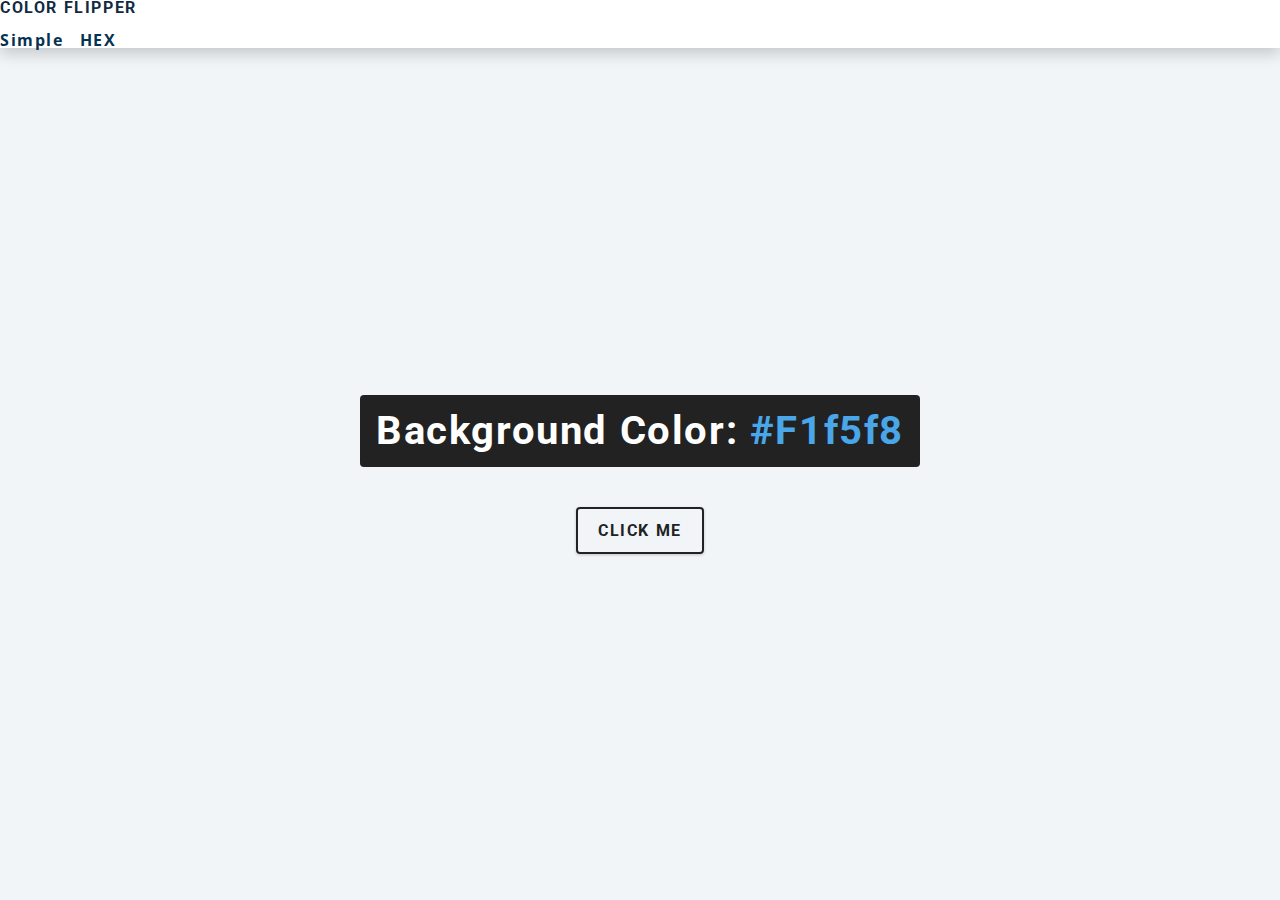
<file: 01-color-flipper/index.html>
<!DOCTYPE html>
<html lang="en">
<head>
    <meta charset="UTF-8">
    <meta name="viewport" content="width=device-width, initial-scale=1.0">
    <title>COLOR FLIPPER</title>

    <link rel="stylesheet" href="style.css">
</head>
<body>
    <nav>
        <div class="nav-cen">
            <h4>COLOR FLIPPER</h4>
            <ul class="nav-links">
                <li>
                    <a href="index.html">simple</a>
                </li>
                <li>
                    <a href="hex.html">HEX</a>
                </li>
            </ul>
        </div>
    </nav>
    <main>
        <div class="container">
            <h2>background color: <span class="color">
                #f1f5f8
            </span></h2>
            <button class="btn btn-hero" id="btn">click me</button>
        </div>
    </main>
    <!--javascript-->
    <script src="app.js"></script>
</body>
</html>
</file>
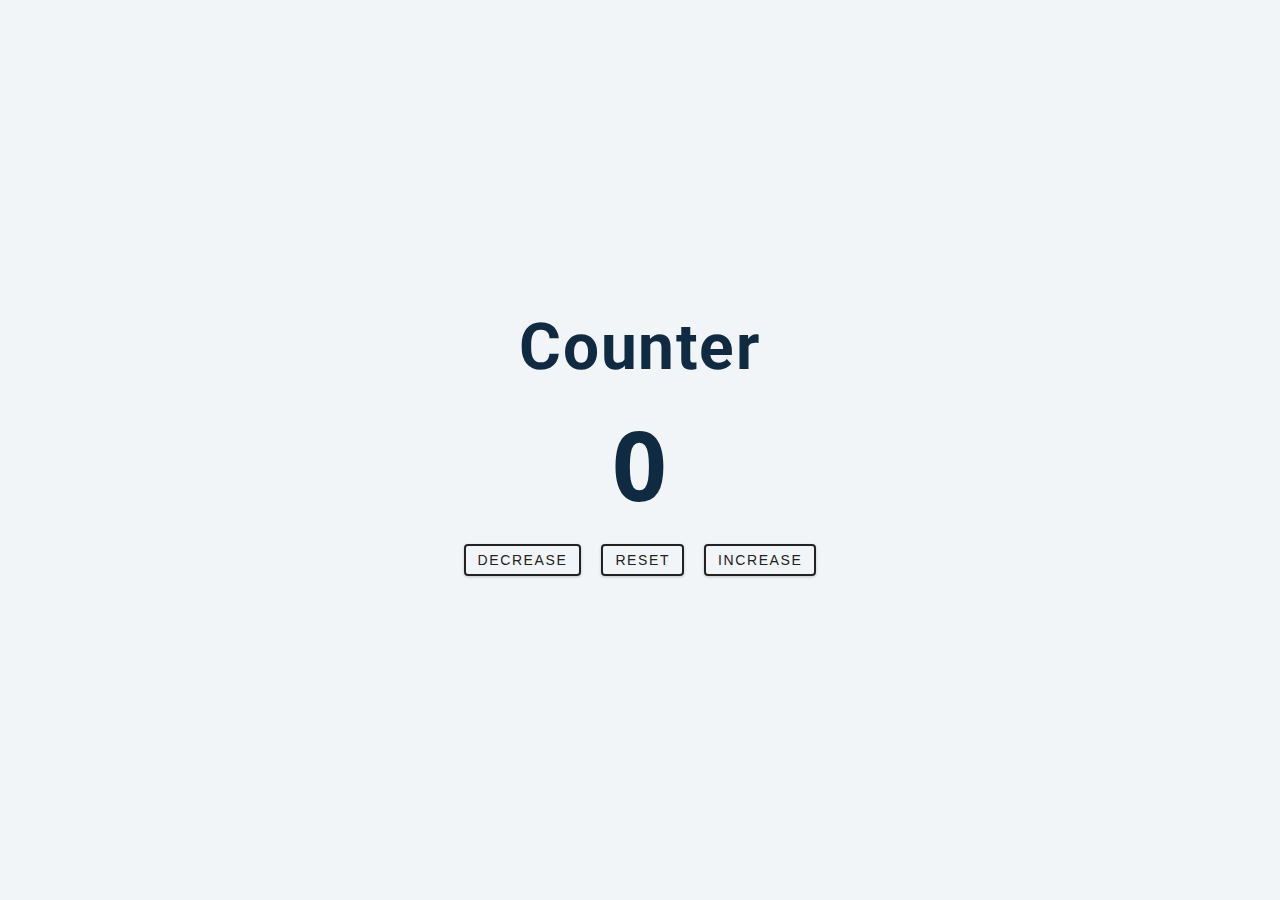
<file: 02-counter/index.html>
<!DOCTYPE html>
<html lang="en">
<head>
    <meta charset="UTF-8">
    <meta name="viewport" content="width=device-width, initial-scale=1.0">
    <title>Counter</title>
    <!--styles-->
    <link rel="stylesheet" href="style.css">
</head>
<body>
    <main>
        <div class="container">
            <h1>
                counter
            </h1>
            <span id="value">0</span>
            <div class="button-container">
                <button class="btn decrease">decrease</button>
                <button class="btn reset">reset</button>
                <button class="btn increase">increase</button>
            </div>
        </div>
    </main>
    <!--js-->
    <script src="app.js"></script>
</body>
</html>
</file>
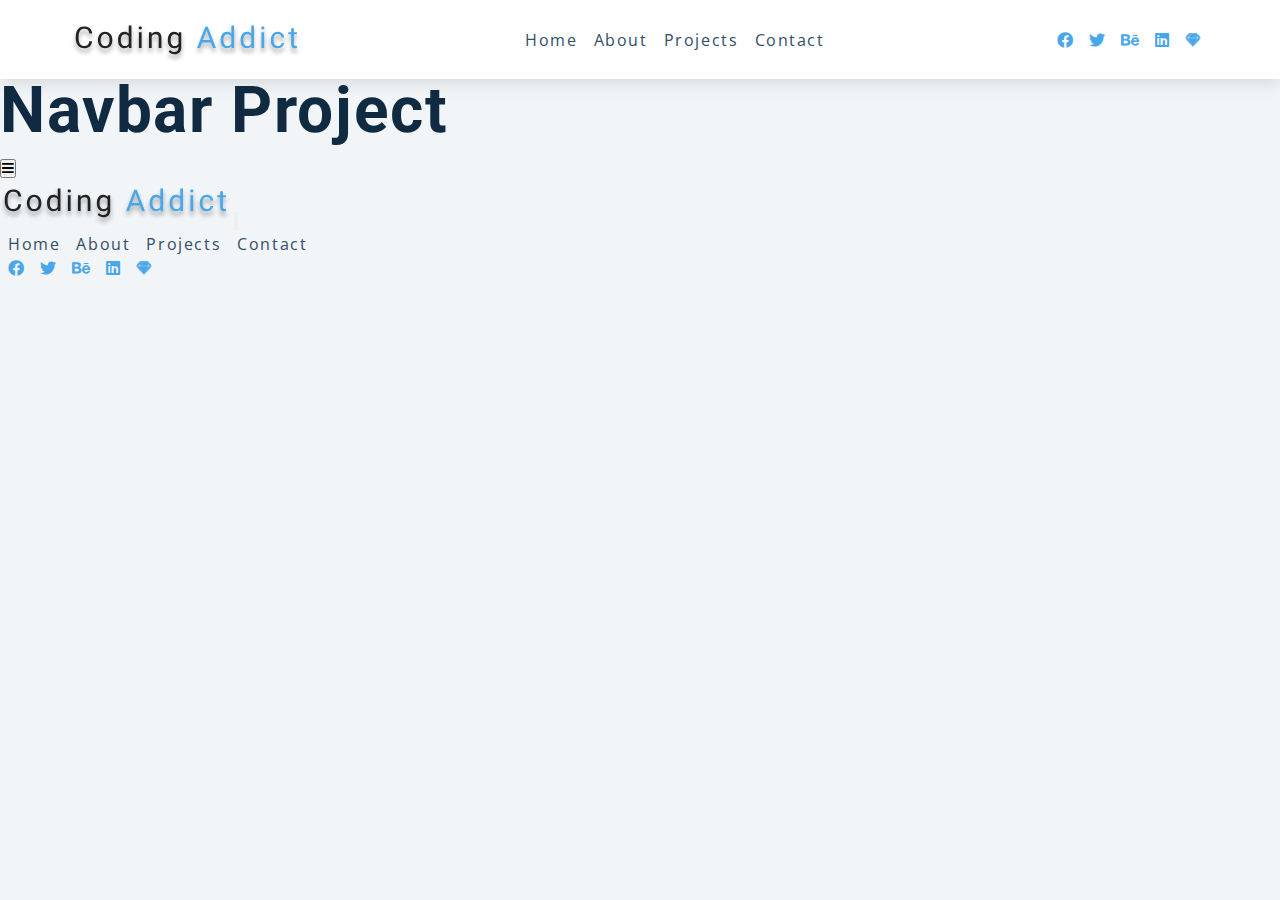
<file: 04-navbar/index.html>
<!DOCTYPE html>
<html lang="en">
<head>
    <meta charset="UTF-8">
    <meta name="viewport" content="width=device-width, initial-scale=1.0">
    <title>Navbar</title>
    <!--font awesome-->
    <link rel="stylesheet" 
    href="https://cdnjs.cloudflare.com/ajax/libs/font-awesome/5.14.0/css/all.min.css">

    <!-- styles-->
     <link rel="stylesheet" href="styles.css">
</head>
<body>
    <nav>
        <div class="nav-center">
            <div class="nav-header">
                <img src="./logo.svg" alt="logo">
                <button class="nav-toggle">
                    <i class="fas fa-bars"></i>
                </button>
            </div>
            <!-- links -->
      <ul class="links">
        <li>
          <a href="index.html">home</a>
        </li>
        <li>
          <a href="about.html">about</a>
        </li>
        <li>
          <a href="projects.html">projects</a>
        </li>
        <li>
          <a href="contact.html">contact</a>
        </li>
      </ul>
      <!-- social media -->
      <ul class="social-icons">
        <li>
          <a href="https://www.twitter.com">
            <i class="fab fa-facebook"></i>
          </a>
        </li>
        <li>
          <a href="https://www.twitter.com">
            <i class="fab fa-twitter"></i>
          </a>
        </li>
        <li>
          <a href="https://www.twitter.com">
            <i class="fab fa-behance"></i>
          </a>
        </li>
        <li>
          <a href="https://www.twitter.com">
            <i class="fab fa-linkedin"></i>
          </a>
        </li>
        <li>
          <a href="https://www.twitter.com">
            <i class="fab fa-sketch"></i>
          </a>
        </li>
      </ul>
        </div>
    </nav>
    <h1>navbar project</h1>
    <button class="sidebar-toggle">
        <i class="fas fa-bars"></i>
    </button>
    <aside class="sidebar">
        <div class="sidebar-header">
            <img src="./logo.svg" alt="">
            <button class="close-btn">
                <i class="fas fat-times"></i>
            </button>
        </div>
        <!-- links -->
      <ul class="links">
        <li>
          <a href="index.html">home</a>
        </li>
        <li>
          <a href="about.html">about</a>
        </li>
        <li>
          <a href="projects.html">projects</a>
        </li>
        <li>
          <a href="contact.html">contact</a>
        </li>
      </ul>
      <!-- social media -->
      <ul class="social-icons">
        <li>
          <a href="https://www.twitter.com">
            <i class="fab fa-facebook"></i>
          </a>
        </li>
        <li>
          <a href="https://www.twitter.com">
            <i class="fab fa-twitter"></i>
          </a>
        </li>
        <li>
          <a href="https://www.twitter.com">
            <i class="fab fa-behance"></i>
          </a>
        </li>
        <li>
          <a href="https://www.twitter.com">
            <i class="fab fa-linkedin"></i>
          </a>
        </li>
        <li>
          <a href="https://www.twitter.com">
            <i class="fab fa-sketch"></i>
          </a>
        </li>
      </ul>
    </aside>
    <!-- js-->
     <script src="app.js"></script>
</body>
</html>
</file>
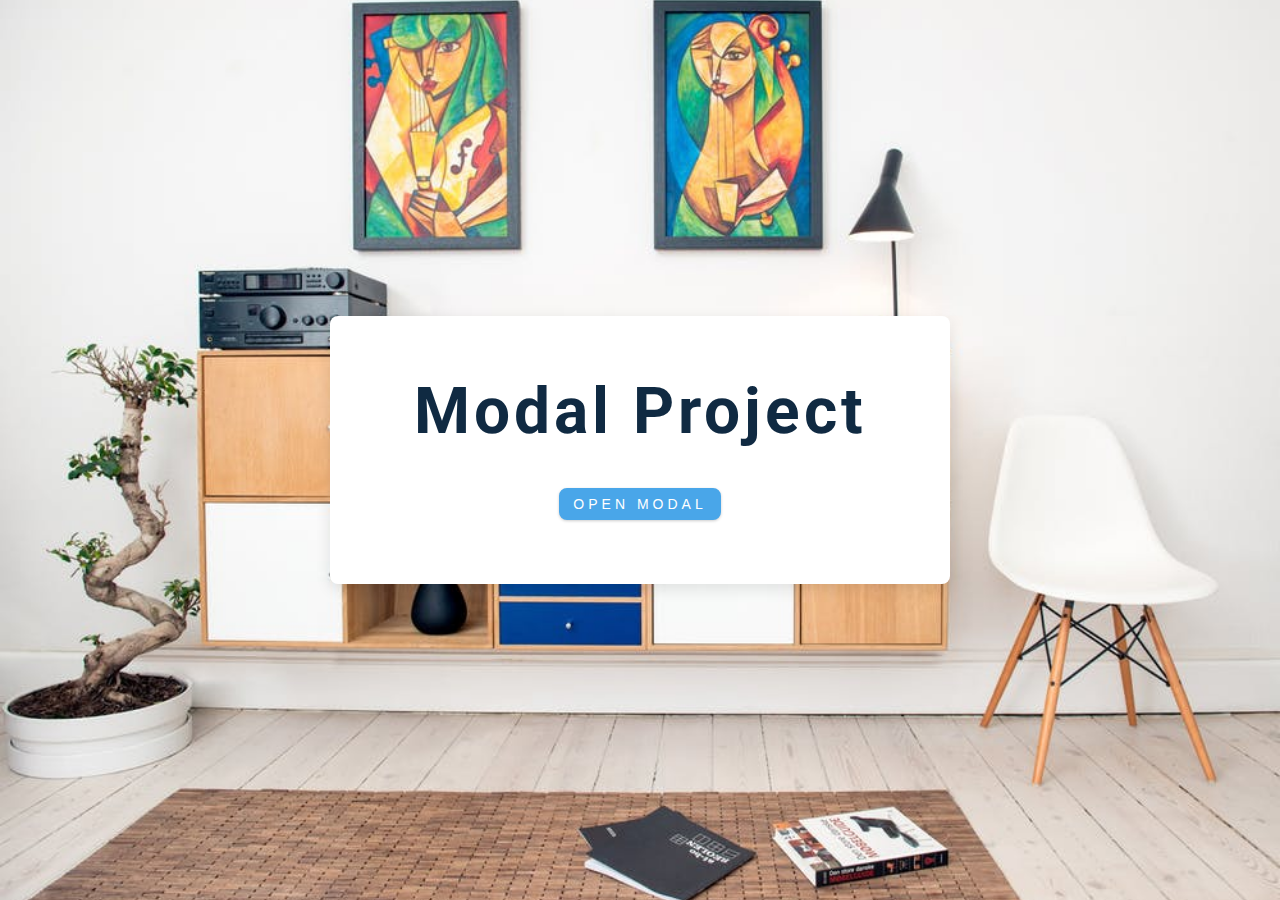
<file: 06-modal/index.html>
<!DOCTYPE html>
<html lang="en">
<head>
    <meta charset="UTF-8">
    <meta name="viewport" content="width=device-width, initial-scale=1.0">
    <title>Modal</title>
     <link
      rel="stylesheet"
      href="https://cdnjs.cloudflare.com/ajax/libs/font-awesome/5.14.0/css/all.min.css"
    />
    <link rel="stylesheet" href="styles.css">
</head>
<body>
    <header class="hero">
        <div class="banner">
            <h1>modal project</h1>
            <button class="btn modal-btn">
                open modal
            </button>
        </div>
    </header>
    <div class="modal-overlay">
        <div class="modal-container">
            <h3>modal content</h3>
            <button class="close-btn">
                <i class="fas fa-times"></i> 
            </button>
        </div>
    </div>
    <!--js-->
    <script src="app.js"></script>
</body>
</html>
</file>
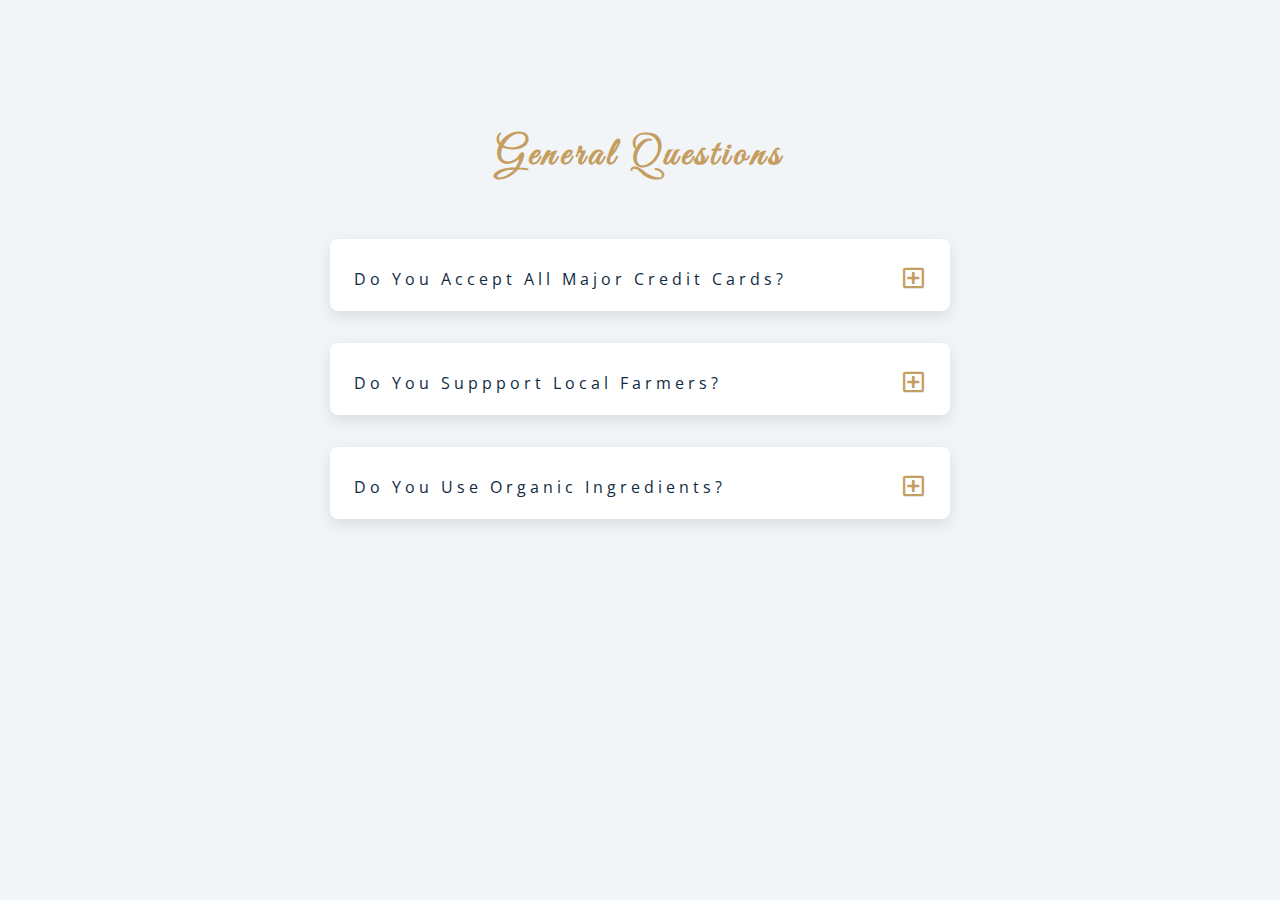
<file: 07-questions/index.html>
<!DOCTYPE html>
<html lang="en">
  <head>
    <meta charset="UTF-8" />
    <meta name="viewport" content="width=device-width, initial-scale=1.0" />
    <title>Q & A</title>
    <!-- font-awesome -->
    <link rel="stylesheet" href="https://cdnjs.cloudflare.com/ajax/libs/font-awesome/5.14.0/css/all.min.css" />
    <!-- extra fonts -->
    <link
      href="https://fonts.googleapis.com/css?family=Great+Vibes&display=swap"
      rel="stylesheet"
    />
    <!-- styles -->
    <link rel="stylesheet" href="styles.css" />
  </head>
  <body>
      <section class="questions">
        <!-- title -->
        <div class="title">
          <h2>general questions</h2>
        </div>
        <!-- questions -->
        <div class="section-center">
          <!-- single question -->
          <article class="question">
            <!-- question title -->
            <div class="question-title">
              <p>do you accept all major credit cards?</p>
              <button type="button" class="question-btn">
                <span class="plus-icon">
                  <i class="far fa-plus-square"></i>
                </span>
                <span class="minus-icon">
                  <i class="far fa-minus-square"></i>
                </span>
              </button>
            </div>
            <!-- question text -->
            <div class="question-text">
              <p>
                Lorem ipsum dolor sit amet, consectetur adipisicing elit. Est
                dolore illo dolores quia nemo doloribus quaerat, magni numquam
                repellat reprehenderit.
              </p>
            </div>
          </article>
          
          <!-- end of single question -->

          <!-- single question -->
          <article class="question">
            <!-- question title -->
            <div class="question-title">
              <p>do you suppport local farmers?</p>
              <button type="button" class="question-btn">
                <span class="plus-icon">
                  <i class="far fa-plus-square"></i>
                </span>
                <span class="minus-icon">
                  <i class="far fa-minus-square"></i>
                </span>
              </button>
            </div>
            <!-- question text -->
            <div class="question-text">
              <p>
                Lorem ipsum dolor sit amet, consectetur adipisicing elit. Est
                dolore illo dolores quia nemo doloribus quaerat, magni numquam
                repellat reprehenderit.
              </p>
            </div>
          </article>
          <!-- end of single question -->
           
          <!-- single question -->
          <article class="question">
            <!-- question title -->
            <div class="question-title">
              <p>do you use organic ingredients?</p>
              <!-- button -->
              <button type="button" class="question-btn">
                <span class="plus-icon">
                  <i class="far fa-plus-square"></i>
                </span>
                <span class="minus-icon">
                  <i class="far fa-minus-square"></i>
                </span>
              </button>
            </div>
            <!-- question text -->
            <div class="question-text">
              <p>
                Lorem ipsum dolor sit amet, consectetur adipisicing elit. Est
                dolore illo dolores quia nemo doloribus quaerat, magni numquam
                repellat reprehenderit.
              </p>
            </div>
          </article>
          <!-- end of single question -->
      </section>
    </main>
    <!-- javascript -->
    <script src="app.js"></script>
  </body>
</html>
</file>
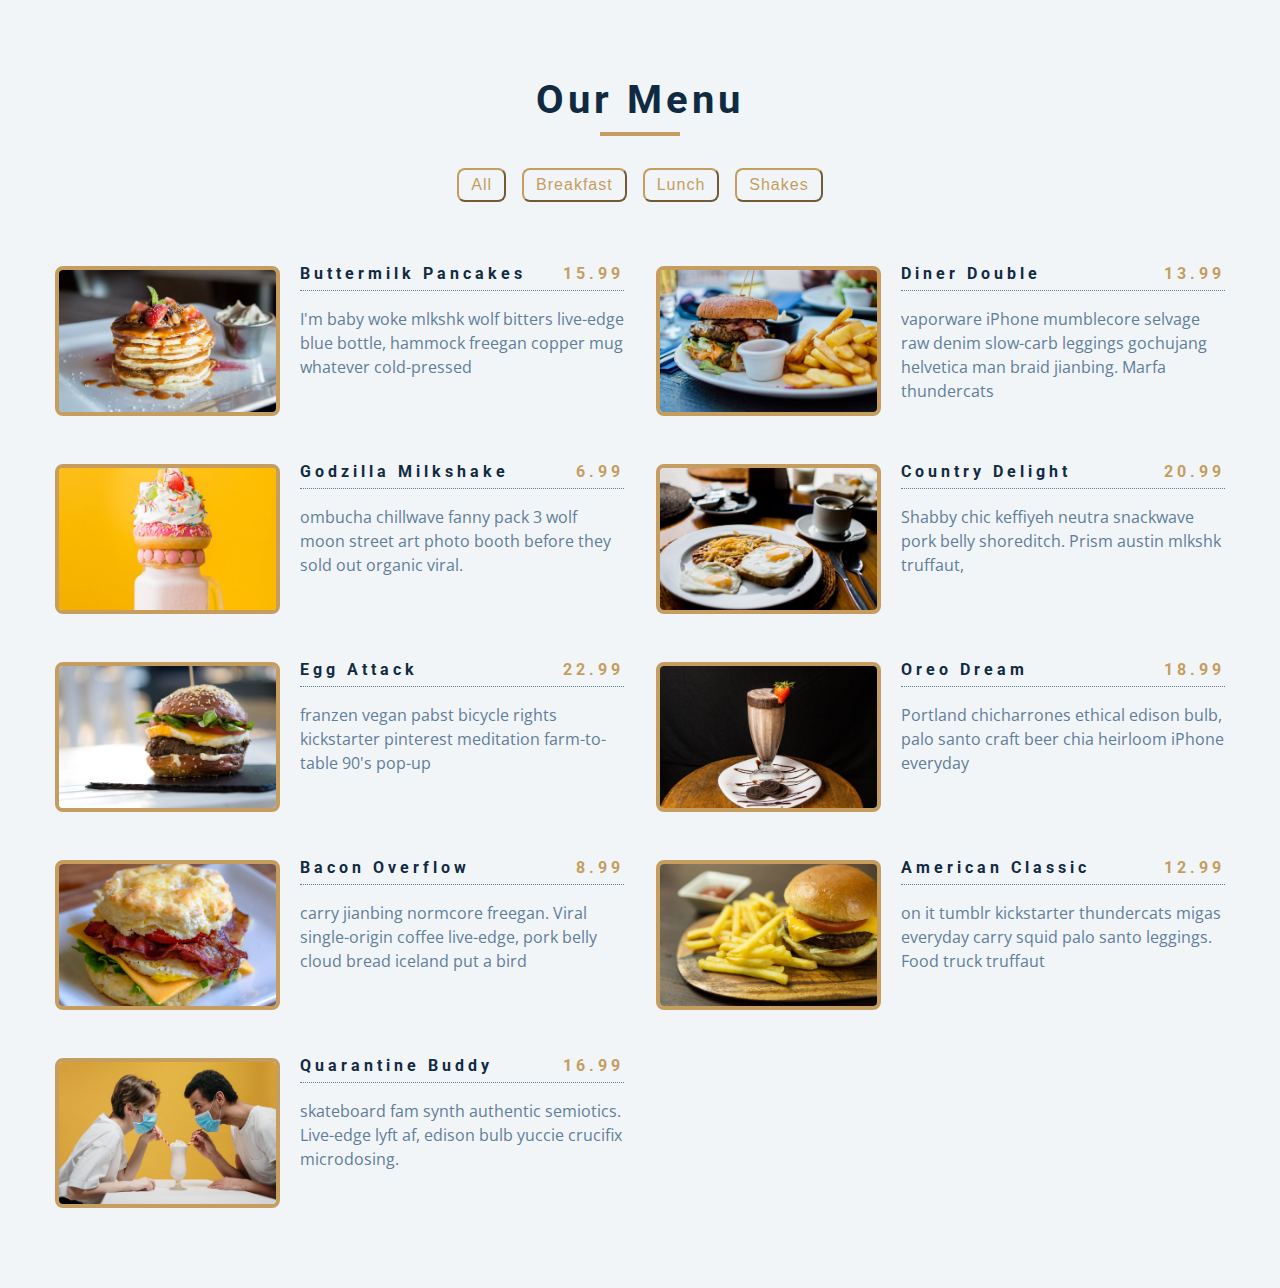
<file: 08-menu/index.html>
<!DOCTYPE html>
<html lang="en">
  <head>
    <meta charset="UTF-8" />
    <meta name="viewport" content="width=device-width, initial-scale=1.0" />
    <title>Menu</title>
    <!-- font-awesome -->
    <link
      rel="stylesheet"
      href="https://cdnjs.cloudflare.com/ajax/libs/font-awesome/5.14.0/css/all.min.css"
    />
    <!-- styles -->
    <link rel="stylesheet" href="styles.css" />
  </head>
  <body>
    <section class="menu">
      <div class="title">
        <h2>our menu</h2>
        <div class="underline"></div>
      </div>
      <!-- filter buttons -->
       <div class="btn-container">
        <!-- 4 btns -->
         <button class="filter-btn" type="button">all</button>
         <button class="filter-btn" type="button">breakfast</button>
         <button class="filter-btn" type="button">lunch</button>
         <button class="filter-btn" type="button">shakes</button>
       </div>
       <!--menu items-->
       <div class="section-center">
        <!-- single item -->
          <article class="menu-item">
            <img src="menu-item.jpeg" alt="menu item" class="photo">
            <div class="item-info">
              <header>
                <h4>buttermilk pancake</h4>
              <h4 class="price">$15</h4>
              </header>
              <p class="item-text">Lorem ipsum dolor sit amet consectetur adipisicing elit. 
                Velit temporibus quae cum porro voluptatibus quisquam laboriosam ipsum quia deleniti in.</p>
            </div>
          </article>
         <!-- end of single item -->
           <!-- single item -->
          <article class="menu-item">
            <img src="menu-item.jpeg" alt="menu item" class="photo">
            <div class="item-info">
              <header>
                <h4>buttermilk pancake</h4>
              <h4 class="price">$15</h4>
              </header>
              <p class="item-text">Lorem ipsum dolor sit amet consectetur adipisicing elit. 
                Velit temporibus quae cum porro voluptatibus quisquam laboriosam ipsum quia deleniti in.</p>
            </div>
          </article>
         <!-- end of single item -->
           <!-- single item -->
          <article class="menu-item">
            <img src="menu-item.jpeg" alt="menu item" class="photo">
            <div class="item-info">
              <header>
                <h4>buttermilk pancake</h4>
              <h4 class="price">$15</h4>
              </header>
              <p class="item-text">Lorem ipsum dolor sit amet consectetur adipisicing elit. 
                Velit temporibus quae cum porro voluptatibus quisquam laboriosam ipsum quia deleniti in.</p>
            </div>
          </article>
         end of single item

       </div>
    </section>
    <!-- javascript -->
    <script src="app.js"></script>
  </body>
</html>
</file>
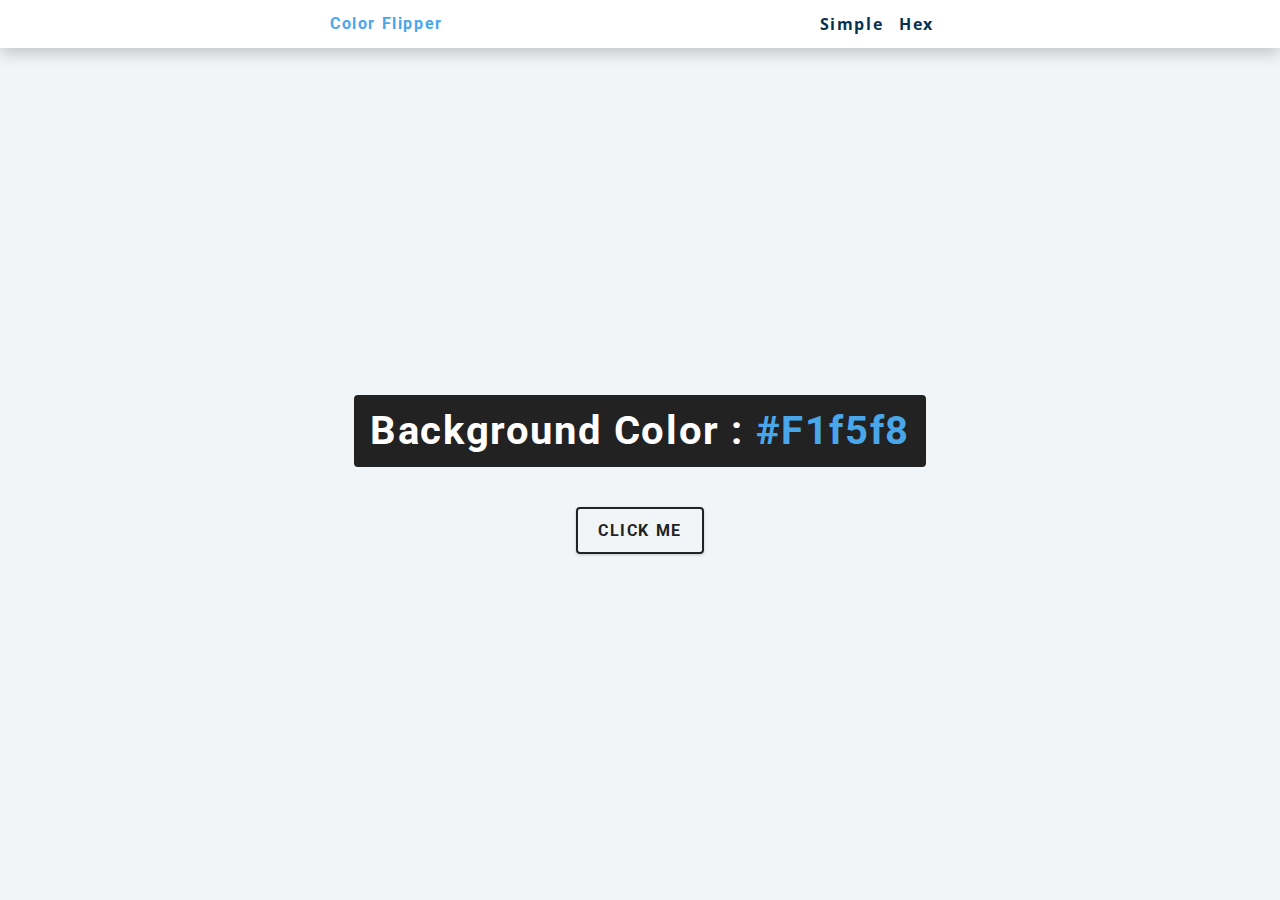
<file: 01-color-flipper/hex.html>
<!DOCTYPE html>
<html lang="en">
  <head>
    <meta charset="UTF-8" />
    <meta name="viewport" content="width=device-width, initial-scale=1.0" />
    <title>Color Flipper || Hex</title>

    <!-- styles -->
    <link rel="stylesheet" href="style.css" />
  </head>

  <body>
    <nav>
      <div class="nav-center">
        <h4>color flipper</h4>
        <ul class="nav-links">
          <li><a href="index.html">simple</a></li>
          <li><a href="hex.html">hex</a></li>
        </ul>
      </div>
    </nav>
    <main>
      <div class="container">
        <h2>background color : <span class="color">#f1f5f8</span></h2>
        <button class="btn btn-hero" id="btn">click me</button>
      </div>
    </main>
    <!-- javascript -->
    <script src="hex.js"></script>
  </body>
</html>
</file>
<file: 01-color-flipper/style.css>
/*
=============== 
Fonts
===============
*/
@import url("https://fonts.googleapis.com/css?family=Open+Sans|Roboto:400,700&display=swap");

/*
=============== 
Variables
===============
*/

:root {
  /* dark shades of primary color*/
  --clr-primary-1: hsl(205, 86%, 17%);
  --clr-primary-2: hsl(205, 77%, 27%);
  --clr-primary-3: hsl(205, 72%, 37%);
  --clr-primary-4: hsl(205, 63%, 48%);
  /* primary/main color */
  --clr-primary-5: hsl(205, 78%, 60%);
  /* lighter shades of primary color */
  --clr-primary-6: hsl(205, 89%, 70%);
  --clr-primary-7: hsl(205, 90%, 76%);
  --clr-primary-8: hsl(205, 86%, 81%);
  --clr-primary-9: hsl(205, 90%, 88%);
  --clr-primary-10: hsl(205, 100%, 96%);
  /* darkest grey - used for headings */
  --clr-grey-1: hsl(209, 61%, 16%);
  --clr-grey-2: hsl(211, 39%, 23%);
  --clr-grey-3: hsl(209, 34%, 30%);
  --clr-grey-4: hsl(209, 28%, 39%);
  /* grey used for paragraphs */
  --clr-grey-5: hsl(210, 22%, 49%);
  --clr-grey-6: hsl(209, 23%, 60%);
  --clr-grey-7: hsl(211, 27%, 70%);
  --clr-grey-8: hsl(210, 31%, 80%);
  --clr-grey-9: hsl(212, 33%, 89%);
  --clr-grey-10: hsl(210, 36%, 96%);
  --clr-white: #fff;
  --clr-red-dark: hsl(360, 67%, 44%);
  --clr-red-light: hsl(360, 71%, 66%);
  --clr-green-dark: hsl(125, 67%, 44%);
  --clr-green-light: hsl(125, 71%, 66%);
  --clr-black: #222;
  --ff-primary: "Roboto", sans-serif;
  --ff-secondary: "Open Sans", sans-serif;
  --transition: all 0.3s linear;
  --spacing: 0.1rem;
  --radius: 0.25rem;
  --light-shadow: 0 5px 15px rgba(0, 0, 0, 0.1);
  --dark-shadow: 0 5px 15px rgba(0, 0, 0, 0.2);
  --max-width: 1170px;
  --fixed-width: 620px;
}
/*
=============== 
Global Styles
===============
*/

*,
::after,
::before {
  margin: 0;
  padding: 0;
  box-sizing: border-box;
}
body {
  font-family: var(--ff-secondary);
  background: var(--clr-grey-10);
  color: var(--clr-grey-1);
  line-height: 1.5;
  font-size: 0.875rem;
}
ul {
  list-style-type: none;
}
a {
  text-decoration: none;
}
h1,
h2,
h3,
h4 {
  letter-spacing: var(--spacing);
  text-transform: capitalize;
  line-height: 1.25;
  margin-bottom: 0.75rem;
  font-family: var(--ff-primary);
}
h1 {
  font-size: 3rem;
}
h2 {
  font-size: 2rem;
}
h3 {
  font-size: 1.25rem;
}
h4 {
  font-size: 0.875rem;
}
p {
  margin-bottom: 1.25rem;
  color: var(--clr-grey-5);
}
@media screen and (min-width: 800px) {
  h1 {
    font-size: 4rem;
  }
  h2 {
    font-size: 2.5rem;
  }
  h3 {
    font-size: 1.75rem;
  }
  h4 {
    font-size: 1rem;
  }
  body {
    font-size: 1rem;
  }
  h1,
  h2,
  h3,
  h4 {
    line-height: 1;
  }
}
/*  global classes */

/* section */
.section {
  padding: 5rem 0;
}

.section-center {
  width: 90vw;
  margin: 0 auto;
  max-width: 1170px;
}
@media screen and (min-width: 992px) {
  .section-center {
    width: 95vw;
  }
}
main {
  min-height: 100vh;
  display: grid;
  place-items: center;
}

/*
=============== 
Nav
===============
*/
nav {
  background: var(--clr-white);
  height: 3rem;
  display: grid;
  align-items: center;
  box-shadow: var(--dark-shadow);
}
.nav-center {
  width: 90vw;
  max-width: var(--fixed-width);
  margin: 0 auto;
  display: flex;
  align-items: center;
  justify-content: space-between;
}
.nav-center h4 {
  margin-bottom: 0;
  color: var(--clr-primary-5);
}
.nav-links {
  display: flex;
}
nav a {
  text-transform: capitalize;
  font-weight: 700;
  font-size: 1rem;
  color: var(--clr-primary-1);
  letter-spacing: var(--spacing);
  margin-right: 1rem;
}
nav a:hover {
  color: var(--clr-primary-5);
}
/*
=============== 
Container
===============
*/
main {
  min-height: calc(100vh - 3rem);
  display: grid;
  place-items: center;
}
.container {
  text-align: center;
}
.container h2 {
  background: var(--clr-black);
  color: var(--clr-white);
  padding: 1rem;
  border-radius: var(--radius);
  margin-bottom: 2.5rem;
}
.color {
  color: var(--clr-primary-5);
}
.btn-hero {
  font-family: var(--ff-primary);
  text-transform: uppercase;
  background: transparent;
  color: var(--clr-black);
  letter-spacing: var(--spacing);
  display: inline-block;
  font-weight: 700;
  transition: var(--transition);
  border: 2px solid var(--clr-black);
  cursor: pointer;
  box-shadow: 0 1px 3px rgba(0, 0, 0, 0.2);
  border-radius: var(--radius);
  font-size: 1rem;
  padding: 0.75rem 1.25rem;
}
.btn-hero:hover {
  color: var(--clr-white);
  background: var(--clr-black);
}
</file>
<file: 02-counter/style.css>
/*
=============== 
Fonts
===============
*/
@import url("https://fonts.googleapis.com/css?family=Open+Sans|Roboto:400,700&display=swap");

/*
=============== 
Variables
===============
*/

:root {
  /* dark shades of primary color*/
  --clr-primary-1: hsl(205, 86%, 17%);
  --clr-primary-2: hsl(205, 77%, 27%);
  --clr-primary-3: hsl(205, 72%, 37%);
  --clr-primary-4: hsl(205, 63%, 48%);
  /* primary/main color */
  --clr-primary-5: hsl(205, 78%, 60%);
  /* lighter shades of primary color */
  --clr-primary-6: hsl(205, 89%, 70%);
  --clr-primary-7: hsl(205, 90%, 76%);
  --clr-primary-8: hsl(205, 86%, 81%);
  --clr-primary-9: hsl(205, 90%, 88%);
  --clr-primary-10: hsl(205, 100%, 96%);
  /* darkest grey - used for headings */
  --clr-grey-1: hsl(209, 61%, 16%);
  --clr-grey-2: hsl(211, 39%, 23%);
  --clr-grey-3: hsl(209, 34%, 30%);
  --clr-grey-4: hsl(209, 28%, 39%);
  /* grey used for paragraphs */
  --clr-grey-5: hsl(210, 22%, 49%);
  --clr-grey-6: hsl(209, 23%, 60%);
  --clr-grey-7: hsl(211, 27%, 70%);
  --clr-grey-8: hsl(210, 31%, 80%);
  --clr-grey-9: hsl(212, 33%, 89%);
  --clr-grey-10: hsl(210, 36%, 96%);
  --clr-white: #fff;
  --clr-red-dark: hsl(360, 67%, 44%);
  --clr-red-light: hsl(360, 71%, 66%);
  --clr-green-dark: hsl(125, 67%, 44%);
  --clr-green-light: hsl(125, 71%, 66%);
  --clr-black: #222;
  --ff-primary: "Roboto", sans-serif;
  --ff-secondary: "Open Sans", sans-serif;
  --transition: all 0.3s linear;
  --spacing: 0.1rem;
  --radius: 0.25rem;
  --light-shadow: 0 5px 15px rgba(0, 0, 0, 0.1);
  --dark-shadow: 0 5px 15px rgba(0, 0, 0, 0.2);
  --max-width: 1170px;
  --fixed-width: 620px;
}
/*
=============== 
Global Styles
===============
*/

*,
::after,
::before {
  margin: 0;
  padding: 0;
  box-sizing: border-box;
}
body {
  font-family: var(--ff-secondary);
  background: var(--clr-grey-10);
  color: var(--clr-grey-1);
  line-height: 1.5;
  font-size: 0.875rem;
}
ul {
  list-style-type: none;
}
a {
  text-decoration: none;
}
h1,
h2,
h3,
h4 {
  letter-spacing: var(--spacing);
  text-transform: capitalize;
  line-height: 1.25;
  margin-bottom: 0.75rem;
  font-family: var(--ff-primary);
}
h1 {
  font-size: 3rem;
}
h2 {
  font-size: 2rem;
}
h3 {
  font-size: 1.25rem;
}
h4 {
  font-size: 0.875rem;
}
p {
  margin-bottom: 1.25rem;
  color: var(--clr-grey-5);
}
@media screen and (min-width: 800px) {
  h1 {
    font-size: 4rem;
  }
  h2 {
    font-size: 2.5rem;
  }
  h3 {
    font-size: 1.75rem;
  }
  h4 {
    font-size: 1rem;
  }
  body {
    font-size: 1rem;
  }
  h1,
  h2,
  h3,
  h4 {
    line-height: 1;
  }
}
/*  global classes */

/* section */
.section {
  padding: 5rem 0;
}

.section-center {
  width: 90vw;
  margin: 0 auto;
  max-width: 1170px;
}
@media screen and (min-width: 992px) {
  .section-center {
    width: 95vw;
  }
}
main {
  min-height: 100vh;
  display: grid;
  place-items: center;
}

/*
=============== 
Counter
===============
*/

main {
  min-height: 100vh;
  display: grid;
  place-items: center;
}
.container {
  text-align: center;
}
#value {
  font-size: 6rem;
  font-weight: bold;
}
.btn {
  text-transform: uppercase;
  background: transparent;
  color: var(--clr-black);
  padding: 0.375rem 0.75rem;
  letter-spacing: var(--spacing);
  display: inline-block;
  transition: var(--transition);
  font-size: 0.875rem;
  border: 2px solid var(--clr-black);
  cursor: pointer;
  box-shadow: 0 1px 3px rgba(0, 0, 0, 0.2);
  border-radius: var(--radius);
  margin: 0.5rem;
}
.btn:hover {
  color: var(--clr-white);
  background: var(--clr-black);
}
</file>
<file: 04-navbar/styles.css>
/*
=============== 
Fonts
===============
*/
@import url("https://fonts.googleapis.com/css?family=Open+Sans|Roboto:400,700&display=swap");

/*
=============== 
Variables
===============
*/

:root {
  /* dark shades of primary color*/
  --clr-primary-1: hsl(205, 86%, 17%);
  --clr-primary-2: hsl(205, 77%, 27%);
  --clr-primary-3: hsl(205, 72%, 37%);
  --clr-primary-4: hsl(205, 63%, 48%);
  /* primary/main color */
  --clr-primary-5: hsl(205, 78%, 60%);
  /* lighter shades of primary color */
  --clr-primary-6: hsl(205, 89%, 70%);
  --clr-primary-7: hsl(205, 90%, 76%);
  --clr-primary-8: hsl(205, 86%, 81%);
  --clr-primary-9: hsl(205, 90%, 88%);
  --clr-primary-10: hsl(205, 100%, 96%);
  /* darkest grey - used for headings */
  --clr-grey-1: hsl(209, 61%, 16%);
  --clr-grey-2: hsl(211, 39%, 23%);
  --clr-grey-3: hsl(209, 34%, 30%);
  --clr-grey-4: hsl(209, 28%, 39%);
  /* grey used for paragraphs */
  --clr-grey-5: hsl(210, 22%, 49%);
  --clr-grey-6: hsl(209, 23%, 60%);
  --clr-grey-7: hsl(211, 27%, 70%);
  --clr-grey-8: hsl(210, 31%, 80%);
  --clr-grey-9: hsl(212, 33%, 89%);
  --clr-grey-10: hsl(210, 36%, 96%);
  --clr-white: #fff;
  --clr-red-dark: hsl(360, 67%, 44%);
  --clr-red-light: hsl(360, 71%, 66%);
  --clr-green-dark: hsl(125, 67%, 44%);
  --clr-green-light: hsl(125, 71%, 66%);
  --clr-black: #222;
  --ff-primary: "Roboto", sans-serif;
  --ff-secondary: "Open Sans", sans-serif;
  --transition: all 0.3s linear;
  --spacing: 0.1rem;
  --radius: 0.25rem;
  --light-shadow: 0 5px 15px rgba(0, 0, 0, 0.1);
  --dark-shadow: 0 5px 15px rgba(0, 0, 0, 0.2);
  --max-width: 1170px;
  --fixed-width: 620px;
}
/*
=============== 
Global Styles
===============
*/

*,
::after,
::before {
  margin: 0;
  padding: 0;
  box-sizing: border-box;
}
body {
  font-family: var(--ff-secondary);
  background: var(--clr-grey-10);
  color: var(--clr-grey-1);
  line-height: 1.5;
  font-size: 0.875rem;
}
ul {
  list-style-type: none;
}
a {
  text-decoration: none;
}
h1,
h2,
h3,
h4 {
  letter-spacing: var(--spacing);
  text-transform: capitalize;
  line-height: 1.25;
  margin-bottom: 0.75rem;
  font-family: var(--ff-primary);
}
h1 {
  font-size: 3rem;
}
h2 {
  font-size: 2rem;
}
h3 {
  font-size: 1.25rem;
}
h4 {
  font-size: 0.875rem;
}
p {
  margin-bottom: 1.25rem;
  color: var(--clr-grey-5);
}
@media screen and (min-width: 800px) {
  h1 {
    font-size: 4rem;
  }
  h2 {
    font-size: 2.5rem;
  }
  h3 {
    font-size: 1.75rem;
  }
  h4 {
    font-size: 1rem;
  }
  body {
    font-size: 1rem;
  }
  h1,
  h2,
  h3,
  h4 {
    line-height: 1;
  }
}
/*  global classes */

/* section */
.section {
  padding: 5rem 0;
}

.section-center {
  width: 90vw;
  margin: 0 auto;
  max-width: 1170px;
}
@media screen and (min-width: 992px) {
  .section-center {
    width: 95vw;
  }
}
main {
  min-height: 100vh;
  display: grid;
  place-items: center;
}

/*
=============== 
Navbar
===============
*/
nav {
  background: var(--clr-white);
  box-shadow: var(--light-shadow);
}
.nav-header {
  display: flex;
  align-items: center;
  justify-content: space-between;
  padding: 1rem;
}
.nav-toggle {
  font-size: 1.5rem;
  color: var(--clr-primary-5);
  background: transparent;
  border-color: transparent;
  transition: var(--transition);
  cursor: pointer;
}
.nav-toggle:hover {
  color: var(--clr-primary-1);
  transform: rotate(90deg);
}
.logo {
  height: 40px;
}
.links a {
  color: var(--clr-grey-3);
  font-size: 1rem;
  text-transform: capitalize;
  letter-spacing: var(--spacing);
  display: block;
  padding: 0.5rem 1rem;
  transition: var(--transition);
}
.links a:hover {
  background: var(--clr-primary-8);
  color: var(--clr-primary-5);
  padding-left: 1.5rem;
}
.social-icons {
  display: none;
}
.links {
  height: auto;
  overflow: hidden;
  transition: var(--transition);
}
.show-links {
  height: 10rem;
}
@media screen and (min-width: 800px) {
  .nav-center {
    max-width: 1170px;
    margin: 0 auto;
    display: flex;
    align-items: center;
    justify-content: space-between;
    padding: 1rem;
  }
  .nav-header {
    padding: 0;
  }
  .nav-toggle {
    display: none;
  }
  .links {
    height: auto;
    display: flex;
  }
  .links a {
    padding: 0;
    margin: 0 0.5rem;
  }
  .links a:hover {
    padding: 0;
    background: transparent;
  }
  .social-icons {
    display: flex;
  }
  .social-icons a {
    margin: 0 0.5rem;
    color: var(--clr-primary-5);
    transition: var(--transition);
  }
  .social-icons a:hover {
    color: var(--clr-primary-7);
  }
  
}
</file>
<file: 06-modal/styles.css>
/*
=============== 
Fonts
===============
*/
@import url("https://fonts.googleapis.com/css?family=Open+Sans|Roboto:400,700&display=swap");

/*
=============== 
Variables
===============
*/

:root {
  /* dark shades of primary color*/
  --clr-primary-1: hsl(205, 86%, 17%);
  --clr-primary-2: hsl(205, 77%, 27%);
  --clr-primary-3: hsl(205, 72%, 37%);
  --clr-primary-4: hsl(205, 63%, 48%);
  /* primary/main color */
  --clr-primary-5: #49a6e9;
  /* --clr-primary-5: rgb(73, 166, 233); */
  /* lighter shades of primary color */
  --clr-primary-6: hsl(205, 89%, 70%);
  --clr-primary-7: hsl(205, 90%, 76%);
  --clr-primary-8: hsl(205, 86%, 81%);
  --clr-primary-9: hsl(205, 90%, 88%);
  --clr-primary-10: hsl(205, 100%, 96%);
  /* darkest grey - used for headings */
  --clr-grey-1: hsl(209, 61%, 16%);
  --clr-grey-2: hsl(211, 39%, 23%);
  --clr-grey-3: hsl(209, 34%, 30%);
  --clr-grey-4: hsl(209, 28%, 39%);
  /* grey used for paragraphs */
  --clr-grey-5: hsl(210, 22%, 49%);
  --clr-grey-6: hsl(209, 23%, 60%);
  --clr-grey-7: hsl(211, 27%, 70%);
  --clr-grey-8: hsl(210, 31%, 80%);
  --clr-grey-9: hsl(212, 33%, 89%);
  --clr-grey-10: hsl(210, 36%, 96%);
  --clr-white: #fff;
  --clr-red-dark: hsl(360, 67%, 44%);
  --clr-red-light: hsl(360, 71%, 66%);
  --clr-green-dark: hsl(125, 67%, 44%);
  --clr-green-light: hsl(125, 71%, 66%);
  --clr-black: #222;
  --ff-primary: "Roboto", sans-serif;
  --ff-secondary: "Open Sans", sans-serif;
  --transition: all 0.3s linear;
  --spacing: 0.25rem;
  --radius: 0.5rem;
  --light-shadow: 0 5px 15px rgba(0, 0, 0, 0.1);
  --dark-shadow: 0 5px 15px rgba(0, 0, 0, 0.2);
  --max-width: 1170px;
  --fixed-width: 620px;
}
/*
=============== 
Global Styles
===============
*/

*,
::after,
::before {
  margin: 0;
  padding: 0;
  box-sizing: border-box;
}
body {
  font-family: var(--ff-secondary);
  background: var(--clr-grey-10);
  color: var(--clr-grey-1);
  line-height: 1.5;
  font-size: 0.875rem;
}
ul {
  list-style-type: none;
}
a {
  text-decoration: none;
}
img:not(.logo) {
  width: 100%;
}
img {
  display: block;
}

h1,
h2,
h3,
h4 {
  letter-spacing: var(--spacing);
  text-transform: capitalize;
  line-height: 1.25;
  margin-bottom: 0.75rem;
  font-family: var(--ff-primary);
}
h1 {
  font-size: 3rem;
}
h2 {
  font-size: 2rem;
}
h3 {
  font-size: 1.25rem;
}
h4 {
  font-size: 0.875rem;
}
p {
  margin-bottom: 1.25rem;
  color: var(--clr-grey-5);
}
@media screen and (min-width: 800px) {
  h1 {
    font-size: 4rem;
  }
  h2 {
    font-size: 2.5rem;
  }
  h3 {
    font-size: 1.75rem;
  }
  h4 {
    font-size: 1rem;
  }
  body {
    font-size: 1rem;
  }
  h1,
  h2,
  h3,
  h4 {
    line-height: 1;
  }
}
/*  global classes */

.btn {
  text-transform: uppercase;
  background: transparent;
  color: var(--clr-black);
  padding: 0.375rem 0.75rem;
  letter-spacing: var(--spacing);
  display: inline-block;
  transition: var(--transition);
  font-size: 0.875rem;
  border: 2px solid var(--clr-black);
  cursor: pointer;
  box-shadow: 0 1px 3px rgba(0, 0, 0, 0.2);
  border-radius: var(--radius);
}
.btn:hover {
  color: var(--clr-white);
  background: var(--clr-black);
}
/* section */
.section {
  padding: 5rem 0;
}

.section-center {
  width: 90vw;
  margin: 0 auto;
  max-width: 1170px;
}
@media screen and (min-width: 992px) {
  .section-center {
    width: 95vw;
  }
}
main {
  min-height: 100vh;
  display: grid;
  place-items: center;
}
/*
=============== 
Modal
===============
*/
.hero {
  min-height: 100vh;
  background: url("./hero.jpeg") center/cover no-repeat;
  display: grid;
  place-items: center;
}
.banner {
  background: var(--clr-white);
  padding: 4rem 0;
  border-radius: var(--radius);
  box-shadow: var(--light-shadow);
  text-align: center;
  width: 90vw;
  max-width: var(--fixed-width);
}
.modal-btn {
  margin-top: 2rem;
  background: var(--clr-primary-5);
  border-color: var(--clr-primary-5);
  color: var(--clr-white);
}
.modal-btn:hover {
  background: transparent;
  color: var(--clr-primary-5);
}
.modal-overlay {
  position: fixed;
  top: 0;
  left: 0;
  width: 100%;
  height: 100%;
  background: rgba(73, 166, 233, 0.5);
  display: grid;
  place-items: center;
  transition: var(--transition);
  visibility: hidden;
  z-index: -10;
}
/* OPEN/CLOSE MODAL */
.open-modal {
  visibility: visible;
  z-index: 10;
}
.modal-container {
  background: var(--clr-white);
  border-radius: var(--radius);
  width: 90vw;
  height: 30vh;
  max-width: var(--fixed-width);
  text-align: center;
  display: grid;
  place-items: center;
  position: relative;
}
.close-btn {
  position: absolute;
  top: 1rem;
  right: 1rem;
  font-size: 2rem;
  background: transparent;
  border-color: transparent;
  color: var(--clr-red-dark);
  cursor: pointer;
  transition: var(--transition);
}
.close-btn:hover {
  color: var(--clr-red-light);
  transform: scale(1.3);
}
</file>
<file: 07-questions/styles.css>
/*
=============== 
Fonts
===============
*/
@import url("https://fonts.googleapis.com/css?family=Open+Sans|Roboto:400,700&display=swap");

/*
=============== 
Variables
===============
*/

:root {
  /* dark shades of primary color*/
  --clr-primary-1: hsl(205, 86%, 17%);
  --clr-primary-2: hsl(205, 77%, 27%);
  --clr-primary-3: hsl(205, 72%, 37%);
  --clr-primary-4: hsl(205, 63%, 48%);
  /* primary/main color */
  --clr-primary-5: #49a6e9;
  /* lighter shades of primary color */
  --clr-primary-6: hsl(205, 89%, 70%);
  --clr-primary-7: hsl(205, 90%, 76%);
  --clr-primary-8: hsl(205, 86%, 81%);
  --clr-primary-9: hsl(205, 90%, 88%);
  --clr-primary-10: hsl(205, 100%, 96%);
  /* darkest grey - used for headings */
  --clr-grey-1: hsl(209, 61%, 16%);
  --clr-grey-2: hsl(211, 39%, 23%);
  --clr-grey-3: hsl(209, 34%, 30%);
  --clr-grey-4: hsl(209, 28%, 39%);
  /* grey used for paragraphs */
  --clr-grey-5: hsl(210, 22%, 49%);
  --clr-grey-6: hsl(209, 23%, 60%);
  --clr-grey-7: hsl(211, 27%, 70%);
  --clr-grey-8: hsl(210, 31%, 80%);
  --clr-grey-9: hsl(212, 33%, 89%);
  --clr-grey-10: hsl(210, 36%, 96%);
  --clr-white: #fff;
  --clr-red-dark: hsl(360, 67%, 44%);
  --clr-red-light: hsl(360, 71%, 66%);
  --clr-green-dark: hsl(125, 67%, 44%);
  --clr-green-light: hsl(125, 71%, 66%);
  --clr-gold: #c59d5f;
  --clr-black: #222;
  --ff-primary: "Roboto", sans-serif;
  --ff-secondary: "Open Sans", sans-serif;
  --transition: all 0.3s linear;
  --spacing: 0.25rem;
  --radius: 0.5rem;
  --light-shadow: 0 5px 15px rgba(0, 0, 0, 0.1);
  --dark-shadow: 0 5px 15px rgba(0, 0, 0, 0.2);
  --max-width: 1170px;
  --fixed-width: 620px;
}
/*
=============== 
Global Styles
===============
*/

*,
::after,
::before {
  margin: 0;
  padding: 0;
  box-sizing: border-box;
}
body {
  font-family: var(--ff-secondary);
  background: var(--clr-grey-10);
  color: var(--clr-grey-1);
  line-height: 1.5;
  font-size: 0.875rem;
}
ul {
  list-style-type: none;
}
a {
  text-decoration: none;
}
img:not(.logo) {
  width: 100%;
}
img {
  display: block;
}

h1,
h2,
h3,
h4 {
  letter-spacing: var(--spacing);
  text-transform: capitalize;
  line-height: 1.25;
  margin-bottom: 0.75rem;
  font-family: var(--ff-primary);
}
h1 {
  font-size: 3rem;
}
h2 {
  font-size: 2rem;
}
h3 {
  font-size: 1.25rem;
}
h4 {
  font-size: 0.875rem;
}
p {
  margin-bottom: 1.25rem;
  color: var(--clr-grey-5);
}
@media screen and (min-width: 800px) {
  h1 {
    font-size: 4rem;
  }
  h2 {
    font-size: 2.5rem;
  }
  h3 {
    font-size: 1.75rem;
  }
  h4 {
    font-size: 1rem;
  }
  body {
    font-size: 1rem;
  }
  h1,
  h2,
  h3,
  h4 {
    line-height: 1;
  }
}
/*  global classes */

.btn {
  text-transform: uppercase;
  background: transparent;
  color: var(--clr-black);
  padding: 0.375rem 0.75rem;
  letter-spacing: var(--spacing);
  display: inline-block;
  transition: var(--transition);
  font-size: 0.875rem;
  border: 2px solid var(--clr-black);
  cursor: pointer;
  box-shadow: 0 1px 3px rgba(0, 0, 0, 0.2);
  border-radius: var(--radius);
}
.btn:hover {
  color: var(--clr-white);
  background: var(--clr-black);
}
/* section */
.section {
  padding: 5rem 0;
}

.section-center {
  width: 90vw;
  margin: 0 auto;
  max-width: 1170px;
}
@media screen and (min-width: 992px) {
  .section-center {
    width: 95vw;
  }
}
main {
  min-height: 100vh;
  display: grid;
  place-items: center;
}
/*
=============== 
Questions
===============
*/
.title {
  margin-top: 15vh;
  margin-bottom: 4rem;
}
.title h2 {
  color: var(--clr-gold);
  font-family: "Great Vibes", cursive;
  text-align: center;
}
.section-center {
  max-width: var(--fixed-width);
}
.question {
  background: var(--clr-white);
  border-radius: var(--radius);
  box-shadow: var(--light-shadow);
  padding: 1.5rem 1.5rem 0 1.5rem;
  margin-bottom: 2rem;
}
.question-title {
  display: flex;
  justify-content: space-between;
  align-items: center;
  text-transform: capitalize;
  padding-bottom: 1rem;
}

.question-title p {
  margin-bottom: 0;
  letter-spacing: var(--spacing);
  color: var(--clr-grey-1);
}
.question-btn {
  font-size: 1.5rem;
  background: transparent;
  border-color: transparent;
  cursor: pointer;
  color: var(--clr-gold);
  transition: var(--transition);
}
.question-btn:hover {
  transform: rotate(90deg);
}
.question-text {
  padding: 1rem 0 1.5rem 0;
  border-top: 1px solid rgba(0, 0, 0, 0.2);
}
.question-text p {
  margin-bottom: 0;
}
/* hide text */
.question-text {
  display: none;
}
.show-text .question-text {
  display: block;
}
.minus-icon {
  display: none;
}
.show-text .minus-icon {
  display: inline;
}
.show-text .plus-icon {
  display: none;
}
</file>
<file: 08-menu/styles.css>
/*
=============== 
Fonts
===============
*/
@import url("https://fonts.googleapis.com/css?family=Open+Sans|Roboto:400,700&display=swap");

/*
=============== 
Variables
===============
*/

:root {
  /* dark shades of primary color*/
  --clr-primary-1: hsl(205, 86%, 17%);
  --clr-primary-2: hsl(205, 77%, 27%);
  --clr-primary-3: hsl(205, 72%, 37%);
  --clr-primary-4: hsl(205, 63%, 48%);
  /* primary/main color */
  --clr-primary-5: #49a6e9;
  /* lighter shades of primary color */
  --clr-primary-6: hsl(205, 89%, 70%);
  --clr-primary-7: hsl(205, 90%, 76%);
  --clr-primary-8: hsl(205, 86%, 81%);
  --clr-primary-9: hsl(205, 90%, 88%);
  --clr-primary-10: hsl(205, 100%, 96%);
  /* darkest grey - used for headings */
  --clr-grey-1: hsl(209, 61%, 16%);
  --clr-grey-2: hsl(211, 39%, 23%);
  --clr-grey-3: hsl(209, 34%, 30%);
  --clr-grey-4: hsl(209, 28%, 39%);
  /* grey used for paragraphs */
  --clr-grey-5: hsl(210, 22%, 49%);
  --clr-grey-6: hsl(209, 23%, 60%);
  --clr-grey-7: hsl(211, 27%, 70%);
  --clr-grey-8: hsl(210, 31%, 80%);
  --clr-grey-9: hsl(212, 33%, 89%);
  --clr-grey-10: hsl(210, 36%, 96%);
  --clr-white: #fff;
  --clr-red-dark: hsl(360, 67%, 44%);
  --clr-red-light: hsl(360, 71%, 66%);
  --clr-green-dark: hsl(125, 67%, 44%);
  --clr-green-light: hsl(125, 71%, 66%);
  --clr-gold: #c59d5f;
  --clr-black: #222;
  --ff-primary: "Roboto", sans-serif;
  --ff-secondary: "Open Sans", sans-serif;
  --transition: all 0.3s linear;
  --spacing: 0.25rem;
  --radius: 0.5rem;
  --light-shadow: 0 5px 15px rgba(0, 0, 0, 0.1);
  --dark-shadow: 0 5px 15px rgba(0, 0, 0, 0.2);
  --max-width: 1170px;
  --fixed-width: 620px;
}
/*
=============== 
Global Styles
===============
*/

*,
::after,
::before {
  margin: 0;
  padding: 0;
  box-sizing: border-box;
}
body {
  font-family: var(--ff-secondary);
  background: var(--clr-grey-10);
  color: var(--clr-grey-1);
  line-height: 1.5;
  font-size: 0.875rem;
}
ul {
  list-style-type: none;
}
a {
  text-decoration: none;
}
img:not(.logo) {
  width: 100%;
}
img {
  display: block;
}

h1,
h2,
h3,
h4 {
  letter-spacing: var(--spacing);
  text-transform: capitalize;
  line-height: 1.25;
  margin-bottom: 0.75rem;
  font-family: var(--ff-primary);
}
h1 {
  font-size: 3rem;
}
h2 {
  font-size: 2rem;
}
h3 {
  font-size: 1.25rem;
}
h4 {
  font-size: 0.875rem;
}
p {
  margin-bottom: 1.25rem;
  color: var(--clr-grey-5);
}
@media screen and (min-width: 800px) {
  h1 {
    font-size: 4rem;
  }
  h2 {
    font-size: 2.5rem;
  }
  h3 {
    font-size: 1.75rem;
  }
  h4 {
    font-size: 1rem;
  }
  body {
    font-size: 1rem;
  }
  h1,
  h2,
  h3,
  h4 {
    line-height: 1;
  }
}
/*  global classes */

.btn {
  text-transform: uppercase;
  background: transparent;
  color: var(--clr-black);
  padding: 0.375rem 0.75rem;
  letter-spacing: var(--spacing);
  display: inline-block;
  transition: var(--transition);
  font-size: 0.875rem;
  border: 2px solid var(--clr-black);
  cursor: pointer;
  box-shadow: 0 1px 3px rgba(0, 0, 0, 0.2);
  border-radius: var(--radius);
}
.btn:hover {
  color: var(--clr-white);
  background: var(--clr-black);
}
/* section */
.section {
  padding: 5rem 0;
}

main {
  min-height: 100vh;
  display: grid;
  place-items: center;
}
/*
=============== 
Menu
===============
*/

.menu {
  padding: 5rem 0;
}
.title {
  text-align: center;
  margin-bottom: 2rem;
}
.underline {
  width: 5rem;
  height: 0.25rem;
  background: var(--clr-gold);
  margin-left: auto;
  margin-right: auto;
}
.btn-container {
  margin-bottom: 4rem;
  display: flex;
  justify-content: center;
}
.filter-btn {
  background: transparent;
  border-color: var(--clr-gold);
  font-size: 1rem;
  text-transform: capitalize;
  margin: 0 0.5rem;
  letter-spacing: 1px;
  border-radius: var(--radius);
  padding: 0.375rem 0.75rem;
  color: var(--clr-gold);
  cursor: pointer;
  transition: var(--transition);
}
.filter-btn:hover {
  background: var(--clr-gold);
  color: var(--clr-white);
}
.section-center {
  width: 90vw;
  margin: 0 auto;
  max-width: 1170px;
  display: grid;
  gap: 3rem 2rem;
  justify-items: center;
}
.menu-item {
  display: grid;
  gap: 1rem 2rem;
  max-width: 25rem;
}
.photo {
  object-fit: cover;
  height: 200px;
  border: 0.25rem solid var(--clr-gold);
  border-radius: var(--radius);
}
.item-info header {
  display: flex;
  justify-content: space-between;
  border-bottom: 0.5px dotted var(--clr-grey-5);
}
.item-info h4 {
  margin-bottom: 0.5rem;
}
.price {
  color: var(--clr-gold);
}
.item-text {
  margin-bottom: 0;
  padding-top: 1rem;
}

@media screen and (min-width: 768px) {
  .menu-item {
    grid-template-columns: 225px 1fr;
    gap: 0 1.25rem;
    max-width: 40rem;
  }
  .photo {
    height: 175px;
  }
}
@media screen and (min-width: 1200px) {
  .section-center {
    width: 95vw;
    grid-template-columns: 1fr 1fr;
  }
  .photo {
    height: 150px;
  }
}
</file>
